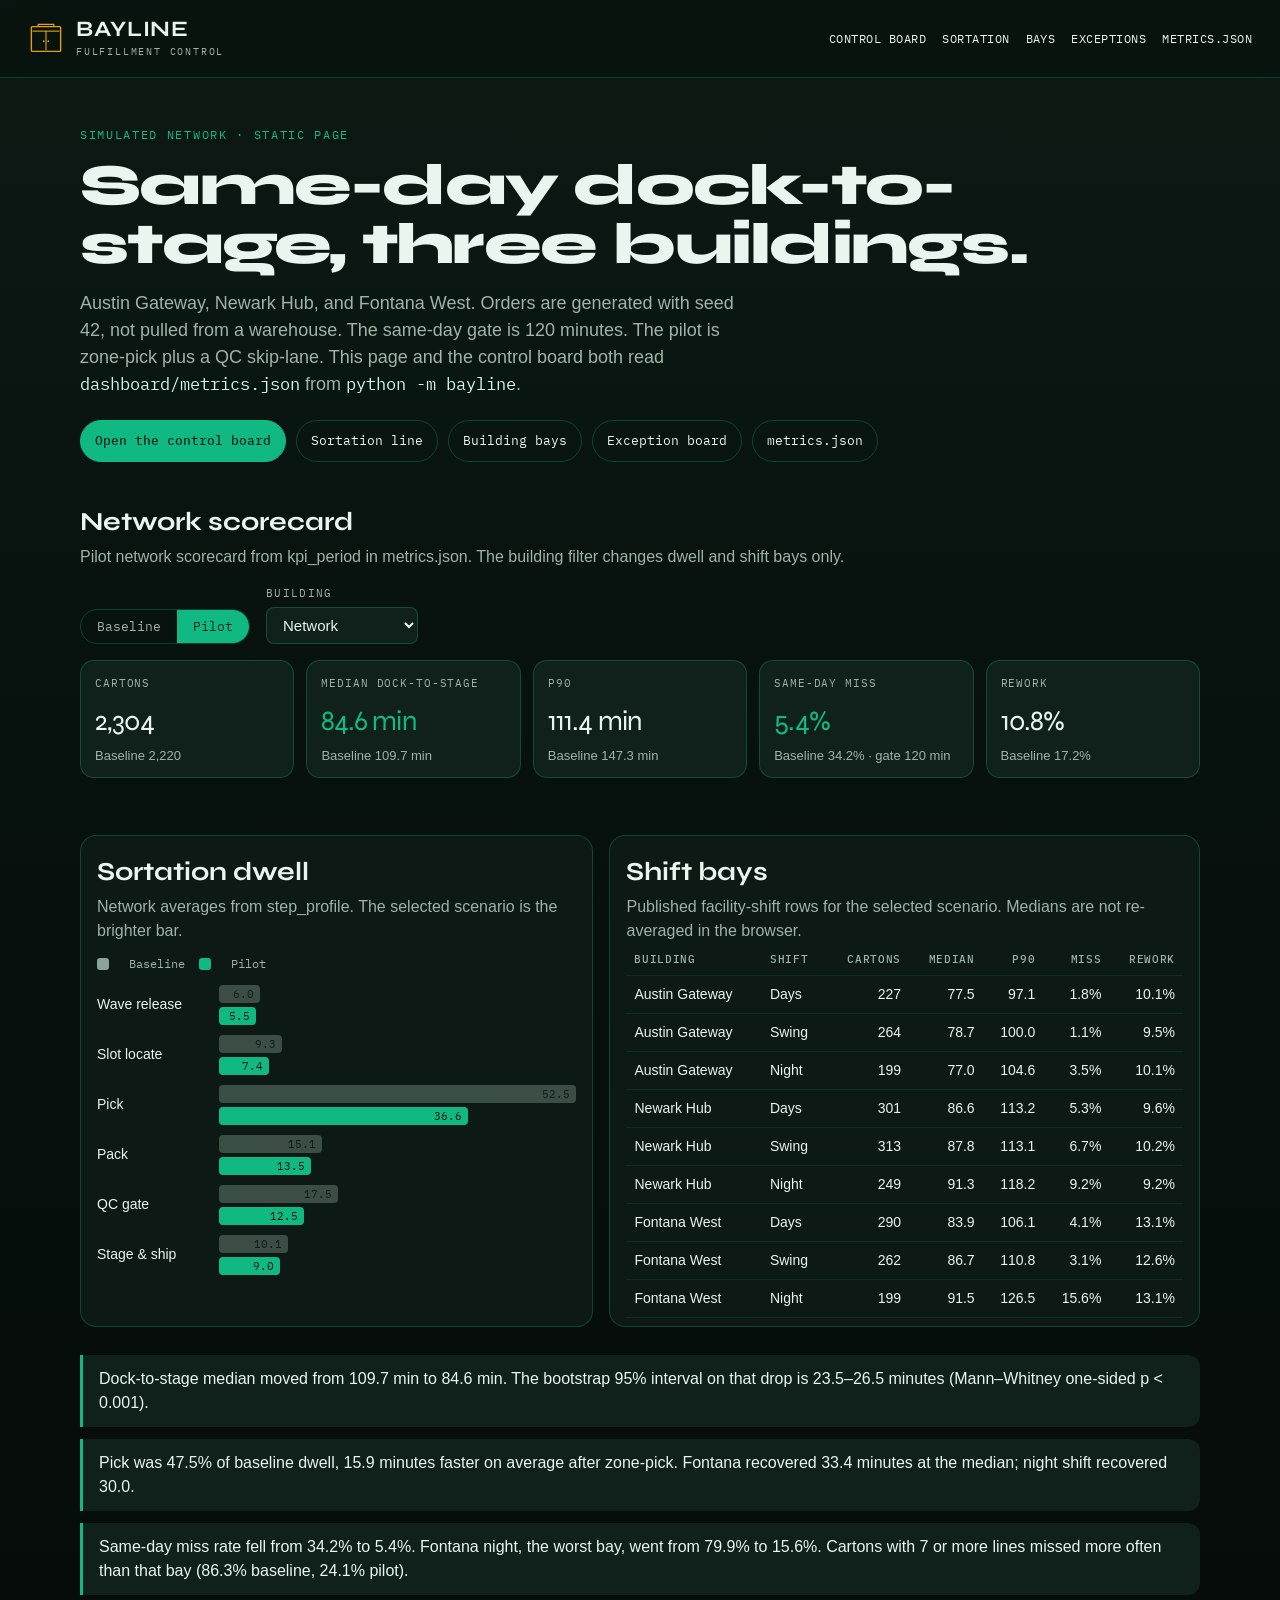
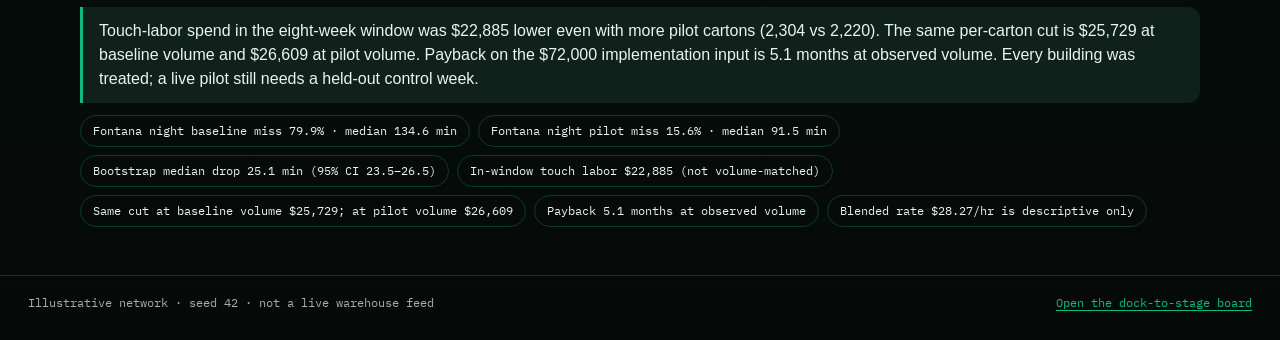
<file: index.html>
<!DOCTYPE html>
<html lang="en">
<head>
  <meta charset="utf-8" />
  <meta name="viewport" content="width=device-width, initial-scale=1" />
  <title>Bayline — Fulfillment Control</title>
  <meta name="description" content="Bayline dock-to-stage board for a simulated three-building network. Figures are read from dashboard/metrics.json." />
  <meta name="theme-color" content="#07110d" />
  <link rel="icon" href="dashboard/assets/mark.svg" type="image/svg+xml" />
  <link rel="preconnect" href="https://fonts.googleapis.com" />
  <link rel="preconnect" href="https://fonts.gstatic.com" crossorigin />
  <link href="https://fonts.googleapis.com/css2?family=IBM+Plex+Mono:wght@400;500&family=Syne:wght@700;800&display=swap" rel="stylesheet" />
  <link rel="stylesheet" href="demo.css" />
</head>
<body>
  <header class="mast">
    <a class="brand" href="./">
      <img src="dashboard/assets/mark.svg" alt="" width="36" height="36" />
      <span>
        <strong>Bayline</strong>
        <small>Fulfillment Control</small>
      </span>
    </a>
    <nav aria-label="Demo">
      <a href="dashboard/">Control board</a>
      <a href="dashboard/#line">Sortation</a>
      <a href="dashboard/#floor">Bays</a>
      <a href="dashboard/#board">Exceptions</a>
      <a href="dashboard/metrics.json">metrics.json</a>
    </nav>
  </header>

  <main>
    <section class="hero">
      <p class="eyebrow">Simulated network · static page</p>
      <h1>Same-day dock-to-stage, three buildings.</h1>
      <p class="lede">
        Austin Gateway, Newark Hub, and Fontana West. Orders are generated with seed 42, not pulled from a warehouse.
        The same-day gate is 120 minutes. The pilot is zone-pick plus a QC skip-lane. This page and the control board
        both read <code>dashboard/metrics.json</code> from <code>python -m bayline</code>.
      </p>
      <div class="actions">
        <a class="btn primary" href="dashboard/">Open the control board</a>
        <a class="btn" href="dashboard/#line">Sortation line</a>
        <a class="btn" href="dashboard/#floor">Building bays</a>
        <a class="btn" href="dashboard/#board">Exception board</a>
        <a class="btn" href="dashboard/metrics.json">metrics.json</a>
      </div>
    </section>

    <section class="score" aria-labelledby="score-title">
      <div class="section-head">
        <h2 id="score-title">Network scorecard</h2>
        <p id="sourceNote">Loading metrics.json…</p>
      </div>
      <div class="toolbar">
        <div class="toggle" role="group" aria-label="Scenario">
          <button type="button" id="period-baseline" data-period="baseline" aria-pressed="false">Baseline</button>
          <button type="button" id="period-pilot" data-period="pilot" aria-pressed="true">Pilot</button>
        </div>
        <label class="building">Building
          <select id="building" aria-label="Building">
            <option value="all">Network</option>
          </select>
        </label>
      </div>
      <div class="cards" id="cards"></div>
      <p class="status" id="status" role="status"></p>
    </section>

    <section class="split">
      <article class="panel" aria-labelledby="dwell-title">
        <div class="section-head">
          <h2 id="dwell-title">Sortation dwell</h2>
          <p id="dwellNote">Average minutes by station.</p>
        </div>
        <div class="legend">
          <span class="swatch base"></span> Baseline
          <span class="swatch pilot"></span> Pilot
        </div>
        <div class="steps" id="steps"></div>
      </article>
      <article class="panel" aria-labelledby="bay-title">
        <div class="section-head">
          <h2 id="bay-title">Shift bays</h2>
          <p>Published facility-shift rows for the selected scenario. Medians are not re-averaged in the browser.</p>
        </div>
        <div class="table-wrap">
          <table id="bays">
            <thead>
              <tr>
                <th>Building</th>
                <th>Shift</th>
                <th>Cartons</th>
                <th>Median</th>
                <th>P90</th>
                <th>Miss</th>
                <th>Rework</th>
              </tr>
            </thead>
            <tbody></tbody>
          </table>
        </div>
      </article>
    </section>

    <section class="notes" id="notes" aria-label="Analyst note"></section>
  </main>

  <footer>
    <span>Illustrative network · seed 42 · not a live warehouse feed</span>
    <a href="dashboard/">Open the dock-to-stage board</a>
  </footer>
  <script src="demo.js"></script>
</body>
</html>
</file>
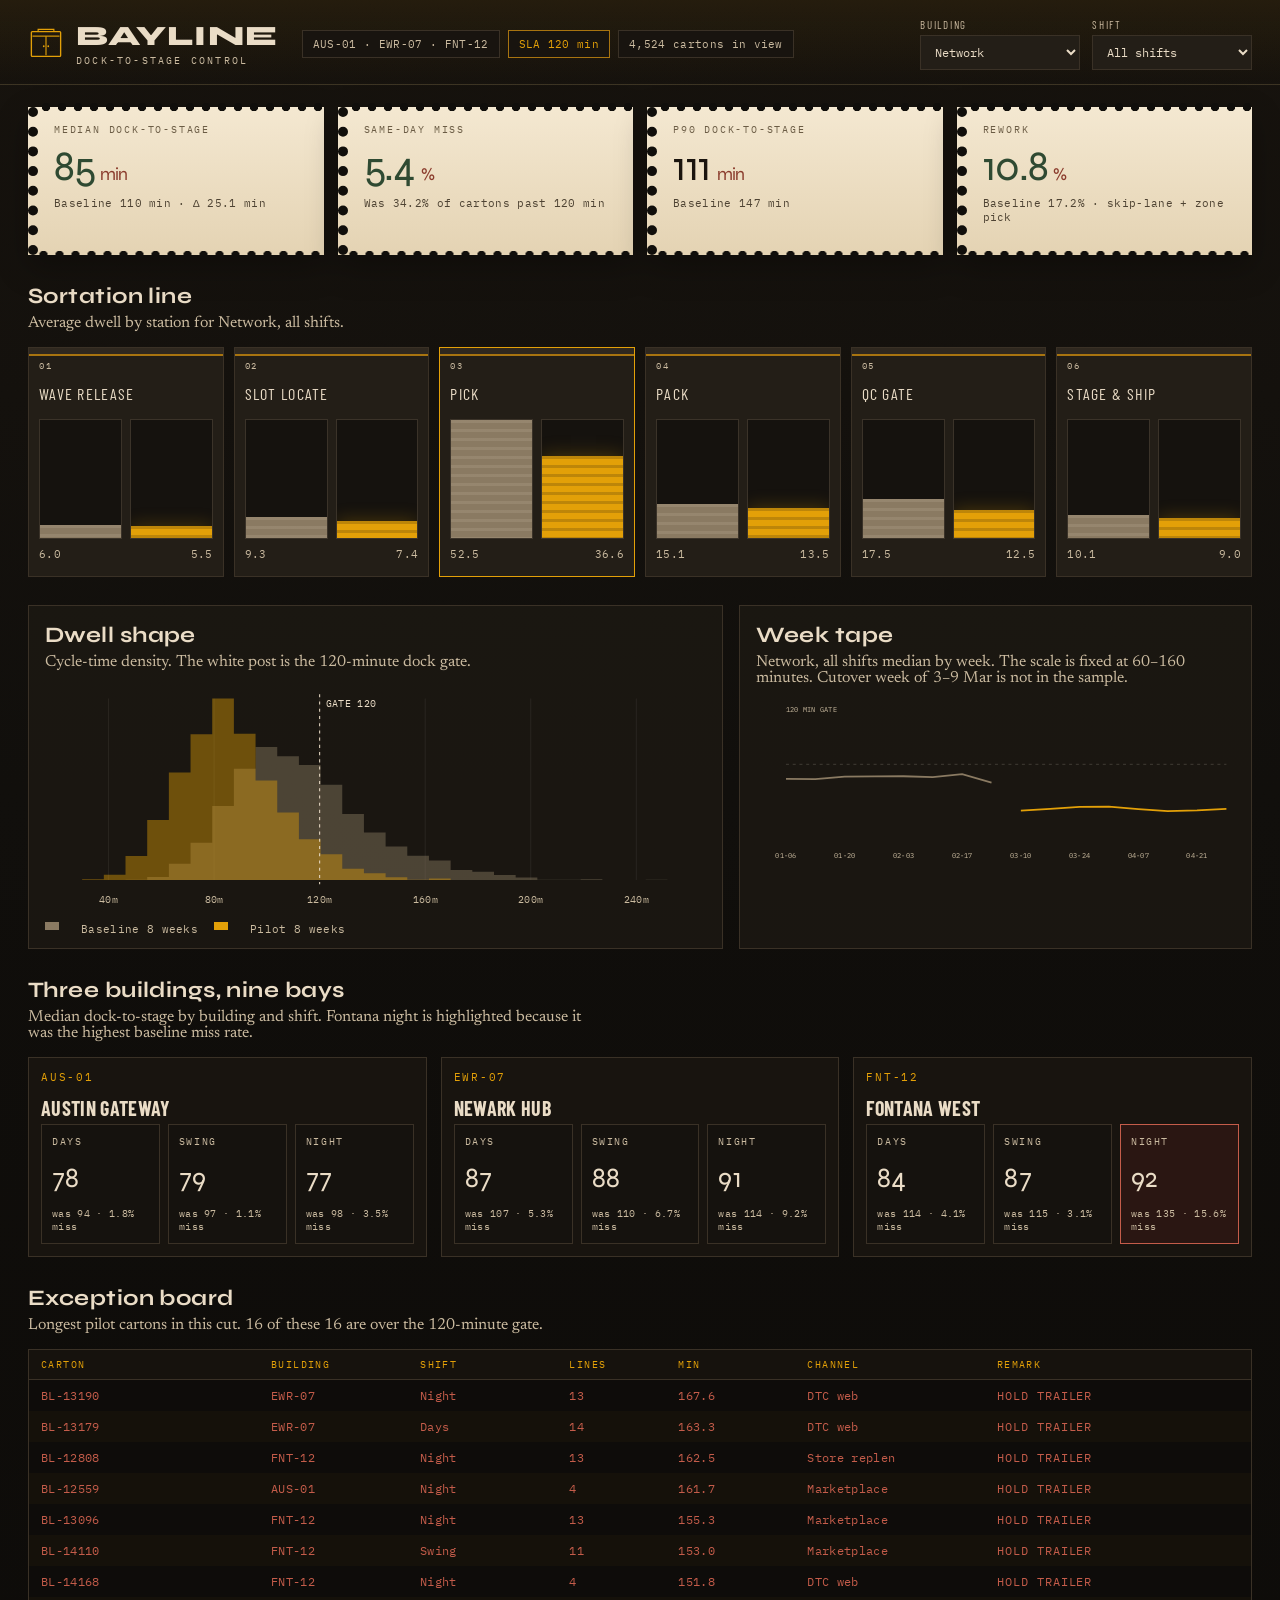
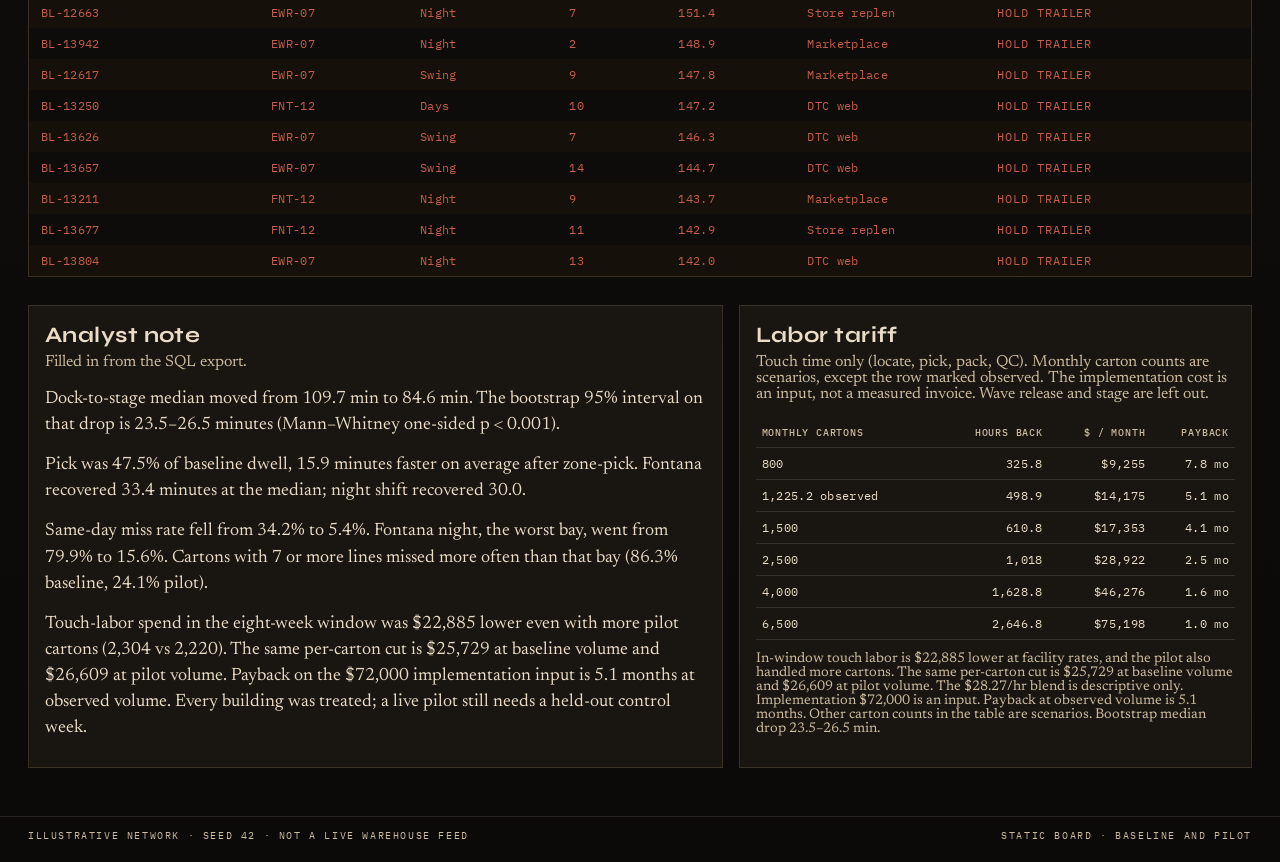
<file: dashboard/index.html>
<!DOCTYPE html>
<html lang="en">
<head>
  <meta charset="utf-8" />
  <meta name="viewport" content="width=device-width, initial-scale=1" />
  <title>Bayline — Dock-to-stage control</title>
  <meta name="description" content="Control board for a simulated three-building fulfillment network. Baseline and pilot are generated with seed 42." />
  <link rel="preconnect" href="https://fonts.googleapis.com" />
  <link rel="preconnect" href="https://fonts.gstatic.com" crossorigin />
  <link href="https://fonts.googleapis.com/css2?family=Barlow+Condensed:wght@500;600;700&family=IBM+Plex+Mono:wght@400;500;600&family=Newsreader:opsz,wght@6..72,400;6..72,500;6..72,600&family=Syne:wght@700;800&display=swap" rel="stylesheet" />
  <link rel="stylesheet" href="styles.css" />
  <link rel="icon" href="assets/mark.svg" type="image/svg+xml" />
</head>
<body>
  <div class="grain" aria-hidden="true"></div>
  <header class="mast">
    <div class="brand">
      <img src="assets/mark.svg" alt="" width="36" height="36" />
      <div>
        <div class="wordmark">Bayline</div>
        <div class="submark">Dock-to-stage control</div>
      </div>
    </div>
    <div class="mast-meta">
      <span class="pill">AUS-01 · EWR-07 · FNT-12</span>
      <span class="pill warn" id="slaPill">SLA</span>
      <span class="pill" id="orderCount">— cartons</span>
    </div>
    <form class="filters" id="filters">
      <label>Building
        <select name="dc">
          <option value="all">Network</option>
          <option value="AUS-01">Austin Gateway</option>
          <option value="EWR-07">Newark Hub</option>
          <option value="FNT-12">Fontana West</option>
        </select>
      </label>
      <label>Shift
        <select name="shift">
          <option value="all">All shifts</option>
          <option value="Days">Days</option>
          <option value="Swing">Swing</option>
          <option value="Night">Night</option>
        </select>
      </label>
    </form>
  </header>

  <main>
    <section class="tickets" id="tickets" aria-label="Period scorecard"></section>

    <section class="line-block" id="line">
      <div class="section-head">
        <h2>Sortation line</h2>
        <p id="lineCaption">Average dwell by station.</p>
      </div>
      <div class="docks" id="docks"></div>
    </section>

    <section class="split">
      <article class="panel" id="dwell">
        <div class="section-head">
          <h2>Dwell shape</h2>
          <p>Cycle-time density. The white post is the 120-minute dock gate.</p>
        </div>
        <svg id="density" viewBox="0 0 640 220" role="img" aria-label="Cycle time density before and after the pilot"></svg>
        <div class="legend">
          <span class="swatch base"></span> Baseline 8 weeks
          <span class="swatch pilot"></span> Pilot 8 weeks
        </div>
      </article>
      <article class="panel" id="tape">
        <div class="section-head">
          <h2>Week tape</h2>
          <p id="tapeCaption">Network median by week. Cutover week of 3–9 Mar is not in the sample.</p>
        </div>
        <svg id="weekTape" viewBox="0 0 640 220" role="img" aria-label="Weekly median cycle time"></svg>
      </article>
    </section>

    <section class="floor-block" id="floor">
      <div class="section-head">
        <h2>Three buildings, nine bays</h2>
        <p>Median dock-to-stage by building and shift. Fontana night is highlighted because it was the highest baseline miss rate.</p>
      </div>
      <div class="yards" id="yards"></div>
    </section>

    <section class="board-block" id="board">
      <div class="section-head">
        <h2>Exception board</h2>
        <p id="boardCaption">Longest pilot cartons in the current filter.</p>
      </div>
      <div class="fids" id="fids"></div>
    </section>

    <section class="close-block">
      <article class="brief panel">
        <div class="section-head">
          <h2>Analyst note</h2>
          <p>Filled in from the SQL export.</p>
        </div>
        <div class="brief-copy" id="brief"></div>
      </article>
      <article class="tariff panel">
        <div class="section-head">
          <h2>Labor tariff</h2>
          <p>Touch time only (locate, pick, pack, QC). Monthly carton counts are scenarios, except the row marked observed. The implementation cost is an input, not a measured invoice. Wave release and stage are left out.</p>
        </div>
        <table id="tariff">
          <thead>
            <tr>
              <th>Monthly cartons</th>
              <th>Hours back</th>
              <th>$ / month</th>
              <th>Payback</th>
            </tr>
          </thead>
          <tbody></tbody>
        </table>
        <p class="footnote" id="moneyFoot"></p>
      </article>
    </section>
  </main>

  <footer>
    <span>Illustrative network · seed 42 · not a live warehouse feed</span>
    <span>Static board · baseline and pilot</span>
  </footer>
  <script src="app.js"></script>
</body>
</html>
</file>
<file: demo.css>
:root {
  --bg: #07110d;
  --bg-raise: #0c1914;
  --card: #10211b;
  --line: rgba(16, 185, 129, 0.28);
  --text: #e8f6ef;
  --muted: #9fb3a8;
  --accent: #10b981;
  --accent-ink: #04281c;
  --baseline: #8aa399;
  --danger: #f0b4a8;
  --display: "Syne", "Segoe UI", sans-serif;
  --sans: "Segoe UI", "Helvetica Neue", Helvetica, Arial, sans-serif;
  --mono: "IBM Plex Mono", ui-monospace, monospace;
}

* { box-sizing: border-box; }
html, body { margin: 0; min-height: 100%; }
body {
  background:
    radial-gradient(900px 420px at 8% -10%, rgba(16, 185, 129, 0.16), transparent 55%),
    linear-gradient(180deg, #0c1a14 0%, var(--bg) 38%, #050a08 100%);
  color: var(--text);
  font-family: var(--sans);
  line-height: 1.5;
}
a { color: var(--accent); text-decoration-thickness: 1px; text-underline-offset: 3px; }
code {
  font-family: var(--mono);
  font-size: 0.92em;
  color: #d1fae5;
}

.mast {
  display: flex;
  justify-content: space-between;
  gap: 20px;
  align-items: center;
  padding: 18px 28px;
  border-bottom: 1px solid var(--line);
  background: rgba(7, 17, 13, 0.72);
  position: sticky;
  top: 0;
  z-index: 2;
  backdrop-filter: blur(10px);
}
.brand {
  display: flex;
  gap: 12px;
  align-items: center;
  color: inherit;
  text-decoration: none;
}
.brand strong {
  display: block;
  font-family: var(--display);
  font-size: 22px;
  letter-spacing: 0.04em;
  text-transform: uppercase;
  line-height: 1;
}
.brand small {
  display: block;
  margin-top: 4px;
  font-family: var(--mono);
  font-size: 10px;
  letter-spacing: 0.18em;
  text-transform: uppercase;
  color: var(--muted);
}
nav { display: flex; flex-wrap: wrap; gap: 8px 16px; }
nav a {
  color: var(--text);
  font-family: var(--mono);
  font-size: 12px;
  letter-spacing: 0.04em;
  text-transform: uppercase;
  text-decoration: none;
}
nav a:hover { color: var(--accent); }

main { width: min(1120px, calc(100% - 32px)); margin: 0 auto; padding-bottom: 48px; }

.hero { padding: 48px 0 12px; }
.eyebrow {
  font-family: var(--mono);
  font-size: 12px;
  letter-spacing: 0.14em;
  text-transform: uppercase;
  color: var(--accent);
  margin: 0 0 12px;
}
h1 {
  font-family: var(--display);
  font-weight: 800;
  font-size: clamp(36px, 5vw, 58px);
  line-height: 1.02;
  letter-spacing: -0.03em;
  margin: 0 0 16px;
  max-width: 16ch;
}
.lede { max-width: 68ch; color: var(--muted); font-size: 18px; margin: 0 0 22px; }
.actions { display: flex; flex-wrap: wrap; gap: 10px; }
.btn {
  display: inline-flex;
  align-items: center;
  border: 1px solid var(--line);
  color: var(--text);
  text-decoration: none;
  padding: 10px 14px;
  border-radius: 999px;
  font-family: var(--mono);
  font-size: 13px;
  background: transparent;
}
.btn.primary {
  background: var(--accent);
  color: var(--accent-ink);
  border-color: var(--accent);
  font-weight: 500;
}
.btn:hover { border-color: var(--accent); }

.score, .split, .notes { margin-top: 28px; }
.section-head h2 {
  font-family: var(--display);
  font-size: 26px;
  margin: 0 0 4px;
}
.section-head p { margin: 0; color: var(--muted); }

.toolbar {
  display: flex;
  flex-wrap: wrap;
  gap: 16px;
  align-items: end;
  margin: 16px 0;
}
.toggle {
  display: inline-flex;
  border: 1px solid var(--line);
  border-radius: 999px;
  overflow: hidden;
}
.toggle button {
  appearance: none;
  border: 0;
  background: transparent;
  color: var(--muted);
  font-family: var(--mono);
  font-size: 13px;
  padding: 8px 16px;
  cursor: pointer;
}
.toggle button[aria-pressed="true"] {
  background: var(--accent);
  color: var(--accent-ink);
}
.building {
  display: grid;
  gap: 6px;
  font-family: var(--mono);
  font-size: 11px;
  letter-spacing: 0.12em;
  text-transform: uppercase;
  color: var(--muted);
}
.building select {
  background: var(--card);
  color: var(--text);
  border: 1px solid var(--line);
  border-radius: 8px;
  padding: 8px 12px;
  font-family: var(--sans);
  font-size: 15px;
  letter-spacing: 0;
  text-transform: none;
}

.cards {
  display: grid;
  grid-template-columns: repeat(5, 1fr);
  gap: 12px;
}
.card {
  background: var(--card);
  border: 1px solid var(--line);
  border-radius: 14px;
  padding: 14px 14px 12px;
  min-height: 112px;
}
.card .k {
  font-family: var(--mono);
  font-size: 11px;
  letter-spacing: 0.08em;
  text-transform: uppercase;
  color: var(--muted);
}
.card .v {
  font-family: var(--display);
  font-size: 28px;
  margin: 8px 0 4px;
  letter-spacing: -0.03em;
}
.card .s { color: var(--muted); font-size: 13px; margin: 0; }
.card.hot .v { color: var(--accent); }

.status { min-height: 1.2em; color: var(--danger); font-family: var(--mono); font-size: 13px; }

.split { display: grid; grid-template-columns: 1fr 1.15fr; gap: 16px; }
.panel {
  background: var(--bg-raise);
  border: 1px solid var(--line);
  border-radius: 16px;
  padding: 16px 16px 8px;
}
.legend {
  display: flex;
  gap: 14px;
  align-items: center;
  margin: 12px 0;
  color: var(--muted);
  font-family: var(--mono);
  font-size: 12px;
}
.swatch {
  width: 12px;
  height: 12px;
  border-radius: 3px;
  display: inline-block;
  margin-right: 6px;
}
.swatch.base { background: var(--baseline); }
.swatch.pilot { background: var(--accent); }

.step { display: grid; grid-template-columns: 112px 1fr; gap: 10px; align-items: center; margin-bottom: 10px; }
.step-name { font-size: 14px; }
.bars { display: grid; gap: 4px; }
.bar {
  height: 18px;
  border-radius: 4px;
  min-width: 2px;
  display: flex;
  align-items: center;
  justify-content: flex-end;
  padding-right: 6px;
  font-family: var(--mono);
  font-size: 11px;
  color: #04140e;
}
.bar.baseline { background: var(--baseline); color: #10211b; }
.bar.pilot { background: var(--accent); }
.bar.dim { opacity: 0.38; }
.steps { padding-bottom: 8px; }

.table-wrap { overflow-x: auto; }
table { width: 100%; border-collapse: collapse; font-size: 14px; }
th, td { text-align: right; padding: 8px 8px; border-bottom: 1px solid rgba(16, 185, 129, 0.14); white-space: nowrap; }
th:first-child, td:first-child, th:nth-child(2), td:nth-child(2) { text-align: left; }
th {
  font-family: var(--mono);
  font-size: 11px;
  letter-spacing: 0.06em;
  text-transform: uppercase;
  color: var(--muted);
  font-weight: 500;
}

.notes {
  display: grid;
  gap: 12px;
}
.note {
  background: var(--card);
  border-left: 3px solid var(--accent);
  border-radius: 0 12px 12px 0;
  padding: 12px 16px;
  margin: 0;
}
.facts {
  display: flex;
  flex-wrap: wrap;
  gap: 8px;
}
.fact {
  border: 1px solid var(--line);
  border-radius: 999px;
  padding: 6px 12px;
  font-family: var(--mono);
  font-size: 12px;
  color: var(--text);
}

footer {
  display: flex;
  justify-content: space-between;
  gap: 12px;
  flex-wrap: wrap;
  padding: 18px 28px 28px;
  color: var(--muted);
  font-family: var(--mono);
  font-size: 12px;
  border-top: 1px solid var(--line);
}

@media (max-width: 900px) {
  .mast { flex-direction: column; align-items: flex-start; position: static; }
  .cards { grid-template-columns: 1fr 1fr; }
  .split { grid-template-columns: 1fr; }
  .step { grid-template-columns: 1fr; }
}
@media (max-width: 560px) {
  .cards { grid-template-columns: 1fr; }
  main { width: min(1120px, calc(100% - 20px)); }
}
</file>
<file: dashboard/styles.css>
:root {
  --void: #100e0b;
  --bay: #18140f;
  --door: #231e17;
  --lip: #3a3126;
  --paper: #eadcc6;
  --paper-dim: #cbbba0;
  --ink: #1a140e;
  --amber: #e3a008;
  --amber-dim: #a87410;
  --sage: #9aaf82;
  --rust: #c45c4a;
  --steel: #8aa3a0;
  --line: rgba(234, 220, 198, 0.12);
  --glow: 0 0 18px rgba(227, 160, 8, 0.28);
  --cond: "Barlow Condensed", "Arial Narrow", sans-serif;
  --mono: "IBM Plex Mono", ui-monospace, monospace;
  --serif: "Newsreader", Georgia, serif;
  --display: "Syne", "Barlow Condensed", sans-serif;
}

* { box-sizing: border-box; }
html, body { margin: 0; min-height: 100%; }
body {
  background:
    radial-gradient(1200px 500px at 10% -10%, rgba(227, 160, 8, 0.08), transparent 50%),
    linear-gradient(180deg, #16120d 0%, var(--void) 32%, #0c0a08 100%);
  color: var(--paper);
  font-family: var(--cond);
  letter-spacing: 0.02em;
}

.grain {
  pointer-events: none;
  position: fixed;
  inset: 0;
  opacity: 0.18;
  mix-blend-mode: overlay;
  background-image: url("data:image/svg+xml;utf8,<svg xmlns='http://www.w3.org/2000/svg' width='140' height='140'><filter id='n'><feTurbulence type='fractalNoise' baseFrequency='.85' numOctaves='2' stitchTiles='stitch'/></filter><rect width='100%' height='100%' filter='url(%23n)' opacity='.55'/></svg>");
  z-index: 0;
}

main, header, footer { position: relative; z-index: 1; }

.mast {
  display: grid;
  grid-template-columns: auto 1fr auto;
  gap: 24px;
  align-items: center;
  padding: 18px 28px 14px;
  border-bottom: 1px solid var(--line);
  background: linear-gradient(180deg, rgba(227,160,8,0.07), transparent);
}
.brand { display: flex; gap: 12px; align-items: center; }
.wordmark {
  font-family: var(--display);
  font-weight: 800;
  font-size: 28px;
  line-height: 1;
  letter-spacing: 0.04em;
  text-transform: uppercase;
}
.submark {
  font-family: var(--mono);
  font-size: 10px;
  color: var(--paper-dim);
  letter-spacing: 0.22em;
  text-transform: uppercase;
  margin-top: 4px;
}
.mast-meta { display: flex; flex-wrap: wrap; gap: 8px; }
.pill {
  font-family: var(--mono);
  font-size: 11px;
  border: 1px solid var(--lip);
  padding: 6px 10px;
  color: var(--paper-dim);
  background: var(--bay);
}
.pill.warn { color: var(--amber); border-color: var(--amber-dim); }

.filters {
  display: flex;
  gap: 12px;
}
.filters label {
  display: flex;
  flex-direction: column;
  gap: 4px;
  font-size: 11px;
  letter-spacing: 0.16em;
  text-transform: uppercase;
  color: var(--paper-dim);
}
.filters select {
  background: var(--door);
  color: var(--paper);
  border: 1px solid var(--lip);
  font-family: var(--mono);
  font-size: 12px;
  padding: 8px 10px;
  min-width: 160px;
}

main { padding: 22px 28px 48px; display: flex; flex-direction: column; gap: 28px; }

.tickets {
  display: grid;
  grid-template-columns: repeat(4, 1fr);
  gap: 14px;
}
.ticket {
  background: linear-gradient(180deg, #f4e8d1 0%, #e4d3b3 100%);
  color: var(--ink);
  padding: 16px 16px 14px;
  position: relative;
  box-shadow: 0 12px 30px rgba(0,0,0,0.28);
  min-height: 148px;
  border-left: 10px dotted #100e0b;
}
.ticket::before,
.ticket::after {
  content: "";
  position: absolute;
  left: 0; right: 0;
  height: 8px;
  background:
    radial-gradient(circle at 8px, var(--void) 4px, transparent 4.5px) 0 0 / 16px 8px;
}
.ticket::before { top: -4px; }
.ticket::after { bottom: -4px; transform: rotate(180deg); }
.ticket .k {
  font-family: var(--mono);
  font-size: 10px;
  letter-spacing: 0.18em;
  text-transform: uppercase;
  color: #6b5c45;
}
.ticket .v {
  font-family: var(--display);
  font-size: 42px;
  line-height: 1;
  margin: 10px 0 8px;
  letter-spacing: -0.03em;
}
.ticket .v em { font-style: normal; color: #8a3b2c; font-size: 18px; margin-left: 6px; }
.ticket .h {
  font-family: var(--mono);
  font-size: 11px;
  color: #4e4333;
}
.ticket.good .v { color: #2f4a32; }
.ticket.alert .v { color: #8a3b2c; }

.section-head h2 {
  font-family: var(--display);
  font-size: 22px;
  margin: 0 0 6px;
  letter-spacing: 0.02em;
}
.section-head p {
  margin: 0 0 16px;
  font-family: var(--serif);
  font-size: 16px;
  color: var(--paper-dim);
  max-width: 62ch;
  letter-spacing: 0;
}

.docks {
  display: grid;
  grid-template-columns: repeat(6, 1fr);
  gap: 10px;
}
.dock {
  background: var(--door);
  border: 1px solid var(--lip);
  min-height: 230px;
  padding: 36px 10px 10px;
  display: flex;
  flex-direction: column;
  position: relative;
  overflow: hidden;
}
.dock .lintel {
  position: absolute;
  top: 0; left: 0; right: 0;
  height: 8px;
  background: #2f281f;
  border-bottom: 2px solid var(--amber-dim);
}
.dock .seq {
  position: absolute;
  top: 12px;
  left: 10px;
  font-family: var(--mono);
  font-size: 9px;
  color: var(--paper-dim);
  letter-spacing: 0.18em;
}
.dock .name {
  font-size: 16px;
  text-transform: uppercase;
  letter-spacing: 0.08em;
  margin: 0 0 8px;
  white-space: nowrap;
}
.dock .bars {
  display: flex;
  gap: 8px;
  align-items: stretch;
  height: 128px;
  padding-top: 8px;
}
.dock .bar {
  flex: 1;
  background: #15120e;
  border: 1px solid #3b3329;
  position: relative;
  overflow: hidden;
}
.dock .bar i {
  position: absolute;
  left: 0;
  right: 0;
  bottom: 0;
  display: block;
  width: 100%;
  background:
    repeating-linear-gradient(
      180deg,
      rgba(234, 220, 198, 0.12) 0 3px,
      transparent 3px 9px
    ),
    #8a7a62;
}
.dock .bar.pilot i {
  background:
    repeating-linear-gradient(
      180deg,
      rgba(16, 14, 11, 0.18) 0 3px,
      transparent 3px 9px
    ),
    var(--amber);
  box-shadow: var(--glow);
}
.dock .nums {
  font-family: var(--mono);
  font-size: 11px;
  display: flex;
  justify-content: space-between;
  margin-top: 8px;
  color: var(--paper-dim);
}
.dock.hot { border-color: var(--amber); }

.split, .close-block {
  display: grid;
  grid-template-columns: 1.15fr 0.85fr;
  gap: 16px;
}
.panel {
  background: rgba(28, 24, 19, 0.88);
  border: 1px solid var(--lip);
  padding: 16px 16px 12px;
}

.legend {
  display: flex;
  gap: 16px;
  font-family: var(--mono);
  font-size: 11px;
  color: var(--paper-dim);
  margin-top: 6px;
}
.swatch {
  display: inline-block;
  width: 14px;
  height: 8px;
  margin-right: 6px;
  vertical-align: middle;
}
.swatch.base { background: #8a7a62; }
.swatch.pilot { background: var(--amber); }

.yards {
  display: grid;
  grid-template-columns: repeat(3, 1fr);
  gap: 14px;
}
.yard {
  border: 1px solid var(--lip);
  background: var(--bay);
  padding: 12px;
}
.yard h3 {
  margin: 0 0 4px;
  font-size: 20px;
  text-transform: uppercase;
}
.yard .code {
  font-family: var(--mono);
  font-size: 11px;
  color: var(--amber);
  letter-spacing: 0.16em;
  margin-bottom: 12px;
}
.bays {
  display: grid;
  grid-template-columns: repeat(3, 1fr);
  gap: 8px;
}
.bay {
  min-height: 120px;
  padding: 10px;
  background: #15120e;
  border: 1px solid var(--lip);
  display: flex;
  flex-direction: column;
  justify-content: space-between;
}
.bay .shift {
  font-family: var(--mono);
  font-size: 10px;
  letter-spacing: 0.16em;
  text-transform: uppercase;
  color: var(--paper-dim);
}
.bay .stat {
  font-family: var(--display);
  font-size: 28px;
  line-height: 1;
}
.bay .was {
  font-family: var(--mono);
  font-size: 10px;
  color: var(--paper-dim);
}
.bay .meter { display: none; }
.bay.pain { border-color: var(--rust); background: #2a1612; }
.bay.ok { border-color: var(--sage); }

.fids {
  border: 1px solid var(--lip);
  background: #0e0c0a;
  font-family: var(--mono);
  overflow: hidden;
}
.fids .row, .fids .head {
  display: grid;
  grid-template-columns: 1.1fr 0.7fr 0.7fr 0.5fr 0.6fr 0.9fr 1.2fr;
  gap: 8px;
  padding: 8px 12px;
  font-size: 12px;
}
.fids .head {
  color: var(--amber);
  letter-spacing: 0.14em;
  text-transform: uppercase;
  font-size: 10px;
  border-bottom: 1px solid var(--lip);
  background: #16120d;
}
.fids .row:nth-child(odd) { background: rgba(227,160,8,0.03); }
.fids .row.miss { color: var(--rust); }
.fids .row.hit { color: var(--sage); }
.fids .remark {
  letter-spacing: 0.08em;
  text-transform: uppercase;
}

.brief-copy {
  font-family: var(--serif);
  font-size: 18px;
  letter-spacing: 0;
  line-height: 1.45;
  color: var(--paper);
}
.brief-copy p { margin: 0 0 14px; }

table {
  width: 100%;
  border-collapse: collapse;
  font-family: var(--mono);
  font-size: 12px;
}
th, td {
  text-align: right;
  padding: 8px 6px;
  border-bottom: 1px solid var(--line);
}
th:first-child, td:first-child { text-align: left; }
th { color: var(--paper-dim); font-weight: 500; letter-spacing: 0.08em; text-transform: uppercase; font-size: 10px; }

.footnote {
  font-family: var(--serif);
  font-size: 14px;
  color: var(--paper-dim);
  letter-spacing: 0;
  margin: 12px 0 0;
}

footer {
  display: flex;
  justify-content: space-between;
  gap: 12px;
  padding: 12px 28px 20px;
  font-family: var(--mono);
  font-size: 10px;
  letter-spacing: 0.16em;
  text-transform: uppercase;
  color: var(--paper-dim);
  border-top: 1px solid var(--line);
}

body[data-shot="line"] main > :not(#line),
body[data-shot="floor"] main > :not(#floor),
body[data-shot="board"] main > :not(.board-block),
body[data-shot="close"] main > :not(.close-block) {
  display: none !important;
}
body[data-shot] main { min-height: calc(100vh - 92px); }

@media (max-width: 1100px) {
  .mast, .tickets, .docks, .split, .close-block, .yards {
    grid-template-columns: 1fr 1fr;
  }
  .mast { grid-template-columns: 1fr; }
  .docks { grid-template-columns: repeat(3, 1fr); }
}
@media (max-width: 720px) {
  .tickets, .docks, .split, .close-block, .yards, .fids .row, .fids .head {
    grid-template-columns: 1fr;
  }
  .filters { flex-direction: column; }
  main, .mast, footer { padding-left: 14px; padding-right: 14px; }
  .fids .row, .fids .head { display: flex; flex-wrap: wrap; }
}
</file>
